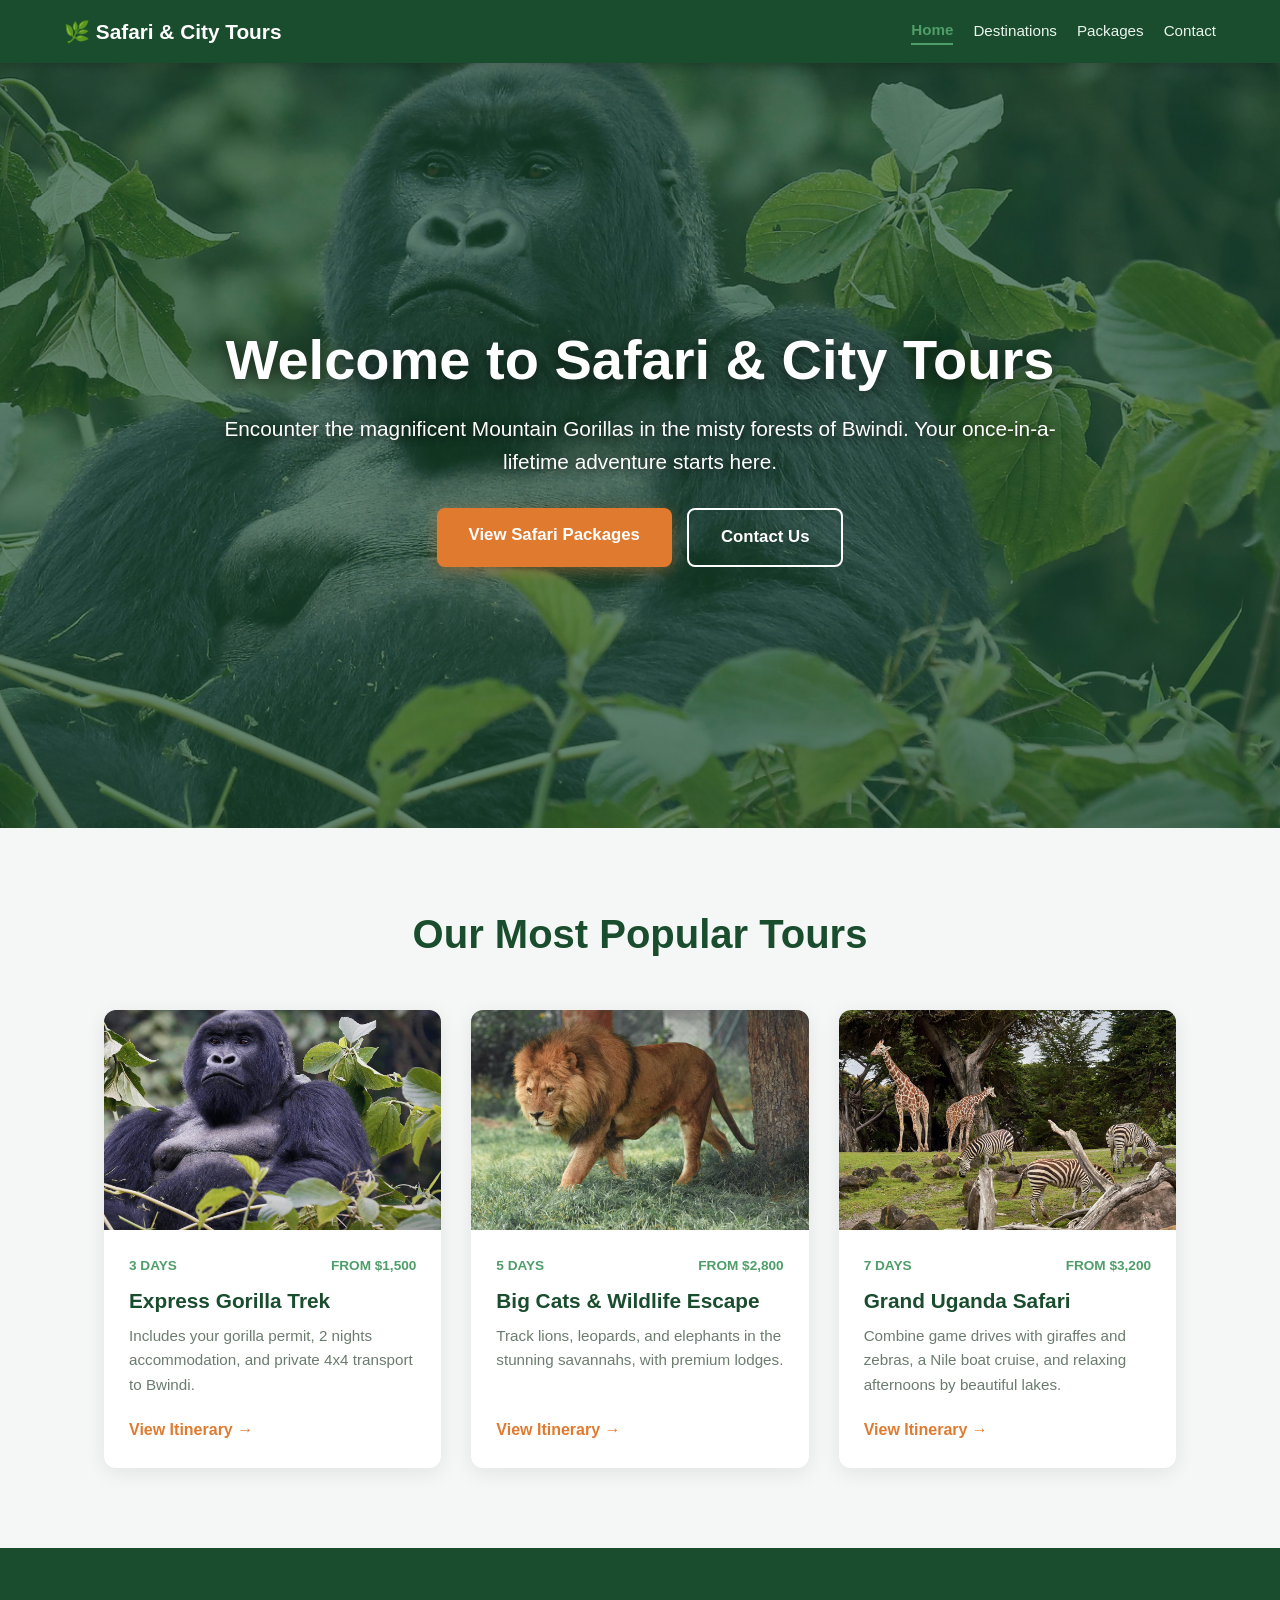
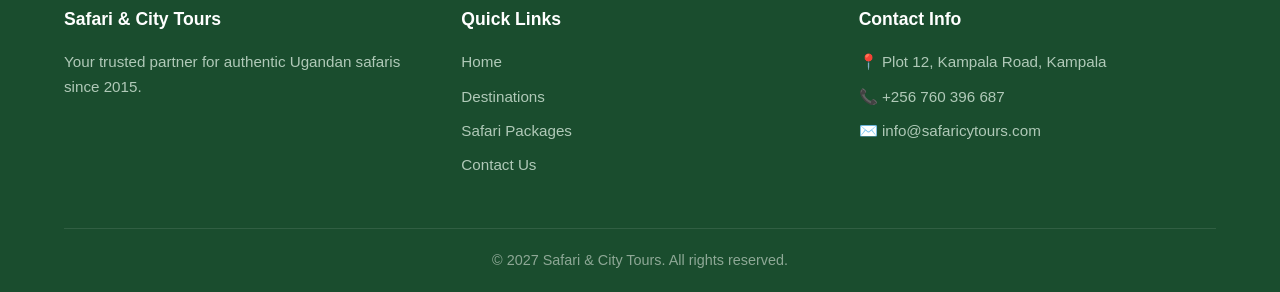
<file: index.html>
<!DOCTYPE html>
<html lang="en">
<head>
  <meta charset="UTF-8">
  <meta name="viewport" content="width=device-width, initial-scale=1.0">
  <title>Welcome to Safari & City Tours | Uganda Safaris</title>
  <style>
    :root {
      --primary-green: #1a4d2e; 
      --accent-green: #4f9d69;  
      --earth-orange: #e07a2f;  
      --bg-light: #f4f7f5;      
      --text-dark: #2c3e2f;
      --text-light: #6b7c6f;
      --white: #ffffff;
    }
    * { margin: 0; padding: 0; box-sizing: border-box; }
    body { font-family: 'Segoe UI', Tahoma, Geneva, Verdana, sans-serif; line-height: 1.6; color: var(--text-dark); background: var(--bg-light); }
    a { text-decoration: none; color: inherit; }
    img { max-width: 100%; display: block; }
    h1, h2, h3, h4 { color: var(--primary-green); margin-bottom: 0.5em; line-height: 1.3; }

    /* Navbar */
    .navbar {
      position: sticky; top: 0; z-index: 1000;
      display: flex; justify-content: space-between; align-items: center;
      padding: 15px 5%; background: var(--primary-green); color: var(--white);
      box-shadow: 0 2px 10px rgba(0,0,0,0.2);
    }
    .navbar .logo { font-size: 1.3rem; font-weight: 800; }
    .navbar nav { display: flex; gap: 20px; align-items: center; }
    .navbar nav a { color: #eaf3ec; font-weight: 500; font-size: 0.95rem; transition: color 0.3s; }
    .navbar nav a:hover { color: var(--accent-green); }
    .navbar nav a.active { color: var(--accent-green); font-weight: 700; border-bottom: 2px solid var(--accent-green); }
    .menu-toggle { display: none; background: none; border: none; color: white; font-size: 1.8rem; cursor: pointer; }

    /* Hero Slideshow */
    .hero-slideshow { position: relative; height: 85vh; min-height: 600px; overflow: hidden; background: #000; }
    .slide {
      position: absolute; inset: 0; opacity: 0; transition: opacity 1s ease-in-out;
      background-size: cover; background-position: center;
      display: flex; align-items: center; justify-content: center; text-align: center;
    }
    .slide.active { opacity: 1; }
    .slide::after { content: ''; position: absolute; inset: 0; background: rgba(26, 77, 46, 0.65); }
    .hero-content { position: relative; z-index: 2; max-width: 900px; padding: 20px; color: white; }
    .hero-content h1 { font-size: 3.5rem; color: white; text-shadow: 0 4px 15px rgba(0,0,0,0.6); margin-bottom: 15px; }
    .hero-content p { font-size: 1.3rem; margin-bottom: 30px; text-shadow: 0 2px 8px rgba(0,0,0,0.6); font-weight: 500; }
    
    .hero-btns { display: flex; gap: 15px; justify-content: center; flex-wrap: wrap; }
    .btn { display: inline-block; padding: 14px 32px; border-radius: 8px; font-weight: 700; font-size: 1.05rem; transition: 0.3s; cursor: pointer; border: none; }
    .btn-primary { background: var(--earth-orange); color: white; box-shadow: 0 4px 15px rgba(224, 122, 47, 0.4); }
    .btn-primary:hover { background: #c4651f; transform: translateY(-3px); }
    .btn-secondary { background: transparent; border: 2px solid white; color: white; }
    .btn-secondary:hover { background: white; color: var(--primary-green); }

    /* Packages */
    .packages-preview { padding: 80px 5%; max-width: 1200px; margin: 0 auto; }
    .section-header { text-align: center; margin-bottom: 50px; }
    .section-header h2 { font-size: 2.5rem; }
    .section-header p { color: var(--text-light); font-size: 1.1rem; max-width: 700px; margin: 0 auto; }
    .grid { display: grid; grid-template-columns: repeat(auto-fit, minmax(320px, 1fr)); gap: 30px; }
    .card { background: white; border-radius: 12px; overflow: hidden; box-shadow: 0 5px 20px rgba(0,0,0,0.08); transition: 0.3s; display: flex; flex-direction: column; }
    .card:hover { transform: translateY(-8px); box-shadow: 0 15px 30px rgba(0,0,0,0.12); }
    .card img { width: 100%; height: 220px; object-fit: cover; }
    .card-content { padding: 25px; flex-grow: 1; display: flex; flex-direction: column; }
    .card-meta { display: flex; justify-content: space-between; font-size: 0.85rem; color: var(--accent-green); font-weight: 700; margin-bottom: 10px; text-transform: uppercase; }
    .card h3 { font-size: 1.3rem; margin-bottom: 10px; }
    .card p { color: var(--text-light); font-size: 0.95rem; margin-bottom: 20px; flex-grow: 1; }
    .card-link { color: var(--earth-orange); font-weight: 700; }

    /* Footer */
    footer { background: var(--primary-green); color: #d1e6d9; padding: 60px 5% 20px; }
    .footer-grid { display: grid; grid-template-columns: repeat(auto-fit, minmax(200px, 1fr)); gap: 40px; max-width: 1200px; margin: 0 auto 40px; }
    .footer-col h4 { color: white; margin-bottom: 20px; font-size: 1.1rem; }
    .footer-col a, .footer-col p { display: block; color: #b0c9b8; margin-bottom: 10px; font-size: 0.95rem; }
    .footer-bottom { text-align: center; padding-top: 20px; border-top: 1px solid rgba(255,255,255,0.1); color: #8ea896; font-size: 0.9rem; }

    /* Responsive */
    @media (max-width: 900px) { .hero-content h1 { font-size: 2.5rem; } }
    @media (max-width: 768px) {
      .menu-toggle { display: block; }
      .navbar nav { position: absolute; top: 100%; left: 0; right: 0; flex-direction: column; background: var(--primary-green); padding: 20px; display: none; gap: 15px; }
      .navbar nav.open { display: flex; }
      .hero-slideshow { height: 70vh; }
    }
  </style>
</head>
<body>

  <header class="navbar">
    <div class="logo">🌿 Safari & City Tours</div>
    <button class="menu-toggle" id="menuToggle">☰</button>
    <nav id="navMenu">
      <a href="index.html" class="active">Home</a>
      <a href="destinations.html">Destinations</a>
      <a href="packages.html">Packages</a>
      <a href="contact.html">Contact</a>
    </nav>
  </header>

  <section class="hero-slideshow">
    
    <!-- Slide 1: Gorilla -->
    <div class="slide active" style="background-image: url('gollira.png');">
      <div class="hero-content">
        <h1>Welcome to Safari & City Tours</h1>
        <p>Encounter the magnificent Mountain Gorillas in the misty forests of Bwindi. Your once-in-a-lifetime adventure starts here.</p>
        <div class="hero-btns">
          <a href="packages.html" class="btn btn-primary">View Safari Packages</a>
          <a href="contact.html" class="btn btn-secondary">Contact Us</a>
        </div>
      </div>
    </div>

    <!-- Slide 2: Elephant -->
    <div class="slide" style="background-image: url('elephant.png');">
      <div class="hero-content">
        <h1>Experience the Untamed Savannah</h1>
        <p>From majestic lions to towering elephants, discover the breathtaking wildlife of Uganda's golden plains.</p>
        <div class="hero-btns">
          <a href="packages.html" class="btn btn-primary">View Safari Packages</a>
          <a href="contact.html" class="btn btn-secondary">Contact Us</a>
        </div>
      </div>
    </div>

    <!-- Slide 3: Lion -->
    <div class="slide" style="background-image: url('lion.png');">
      <div class="hero-content">
        <h1>The King of Beasts</h1>
        <p>Spot majestic lions resting in the golden grass of Queen Elizabeth National Park.</p>
        <div class="hero-btns">
          <a href="destinations.html" class="btn btn-primary">Explore Destinations</a>
          <a href="contact.html" class="btn btn-secondary">Contact Us</a>
        </div>
      </div>
    </div>

    <!-- Slide 4: Giraffes & Zebras -->
    <div class="slide" style="background-image: url('gillaffe.png');">
      <div class="hero-content">
        <h1>Giraffes & Zebras</h1>
        <p>Watch towering giraffes and striped zebras gracefully navigate the golden plains of Murchison Falls.</p>
        <div class="hero-btns">
          <a href="destinations.html" class="btn btn-primary">Explore Destinations</a>
          <a href="contact.html" class="btn btn-secondary">Contact Us</a>
        </div>
      </div>
    </div>

    <!-- Slide 5: Lake Bunyonyi -->
    <div class="slide" style="background-image: url('bunyonyi.png');">
      <div class="hero-content">
        <h1>Serenity at Lake Bunyonyi</h1>
        <p>Paddle through terraced hills and tranquil waters on one of Africa's most beautiful and peaceful lakes.</p>
        <div class="hero-btns">
          <a href="destinations.html" class="btn btn-primary">Explore Destinations</a>
          <a href="contact.html" class="btn btn-secondary">Contact Us</a>
        </div>
      </div>
    </div>

    <!-- Slide 6: Murchison Falls -->
    <div class="slide" style="background-image: url('nile.png');">
      <div class="hero-content">
        <h1>The Mighty Nile River</h1>
        <p>Experience the legendary Nile squeezing through a 7-meter gorge at the powerful Murchison Falls.</p>
        <div class="hero-btns">
          <a href="packages.html" class="btn btn-primary">View Safari Packages</a>
          <a href="contact.html" class="btn btn-secondary">Contact Us</a>
        </div>
      </div>
    </div>

    <!-- Slide 7: Rhinos -->
    <div class="slide" style="background-image: url('rhino.png');">
      <div class="hero-content">
        <h1>Conservation Safaris</h1>
        <p>Visit the Ziwa Rhino Sanctuary to track these magnificent creatures on foot.</p>
        <div class="hero-btns">
          <a href="destinations.html" class="btn btn-primary">Explore Destinations</a>
          <a href="contact.html" class="btn btn-secondary">Contact Us</a>
        </div>
      </div>
    </div>

  </section>

  <!-- SAFARI PACKAGES PREVIEW -->
  <section class="packages-preview">
    <div class="section-header">
      <h2>Our Most Popular Tours</h2>
    </div>
    <div class="grid">
      <div class="card">
        <img src="gollira.png" alt="Gorilla Trekking">
        <div class="card-content">
          <div class="card-meta"><span>3 Days</span><span>From $1,500</span></div>
          <h3>Express Gorilla Trek</h3>
          <p>Includes your gorilla permit, 2 nights accommodation, and private 4x4 transport to Bwindi.</p>
          <a href="packages.html" class="card-link">View Itinerary →</a>
        </div>
      </div>
      <div class="card">
        <img src="lion.png" alt="Lion Safari">
        <div class="card-content">
          <div class="card-meta"><span>5 Days</span><span>From $2,800</span></div>
          <h3>Big Cats & Wildlife Escape</h3>
          <p>Track lions, leopards, and elephants in the stunning savannahs, with premium lodges.</p>
          <a href="packages.html" class="card-link">View Itinerary →</a>
        </div>
      </div>
      <div class="card">
        <img src="gillaffe.png" alt="Giraffe and Zebra Safari">
        <div class="card-content">
          <div class="card-meta"><span>7 Days</span><span>From $3,200</span></div>
          <h3>Grand Uganda Safari</h3>
          <p>Combine game drives with giraffes and zebras, a Nile boat cruise, and relaxing afternoons by beautiful lakes.</p>
          <a href="packages.html" class="card-link">View Itinerary →</a>
        </div>
      </div>
    </div>
  </section>

  <footer>
    <div class="footer-grid">
      <div class="footer-col">
        <h4>Safari & City Tours</h4>
        <p>Your trusted partner for authentic Ugandan safaris since 2015.</p>
      </div>
      <div class="footer-col">
        <h4>Quick Links</h4>
        <a href="index.html">Home</a>
        <a href="destinations.html">Destinations</a>
        <a href="packages.html">Safari Packages</a>
        <a href="contact.html">Contact Us</a>
      </div>
      <div class="footer-col">
        <h4>Contact Info</h4>
        <p>📍 Plot 12, Kampala Road, Kampala</p>
        <p>📞 +256 760 396 687</p>
        <p>✉️ info@safaricytours.com</p>
      </div>
    </div>
    <div class="footer-bottom">
      &copy; 2027 Safari & City Tours. All rights reserved.
    </div>
  </footer>

  <script>
    document.addEventListener("DOMContentLoaded", function () {
      const toggle = document.getElementById("menuToggle");
      const nav = document.getElementById("navMenu");
      if (toggle && nav) {
        toggle.addEventListener("click", function () {
          nav.classList.toggle("open");
          toggle.textContent = nav.classList.contains("open") ? "✕" : "☰";
        });
      }

      const slides = document.querySelectorAll(".slide");
      let currentSlide = 0;

      function nextSlide() {
        slides[currentSlide].classList.remove("active");
        currentSlide = (currentSlide + 1) % slides.length;
        slides[currentSlide].classList.add("active");
      }

      setInterval(nextSlide, 2000);
    });
  </script>
</body>
</html>
</file>
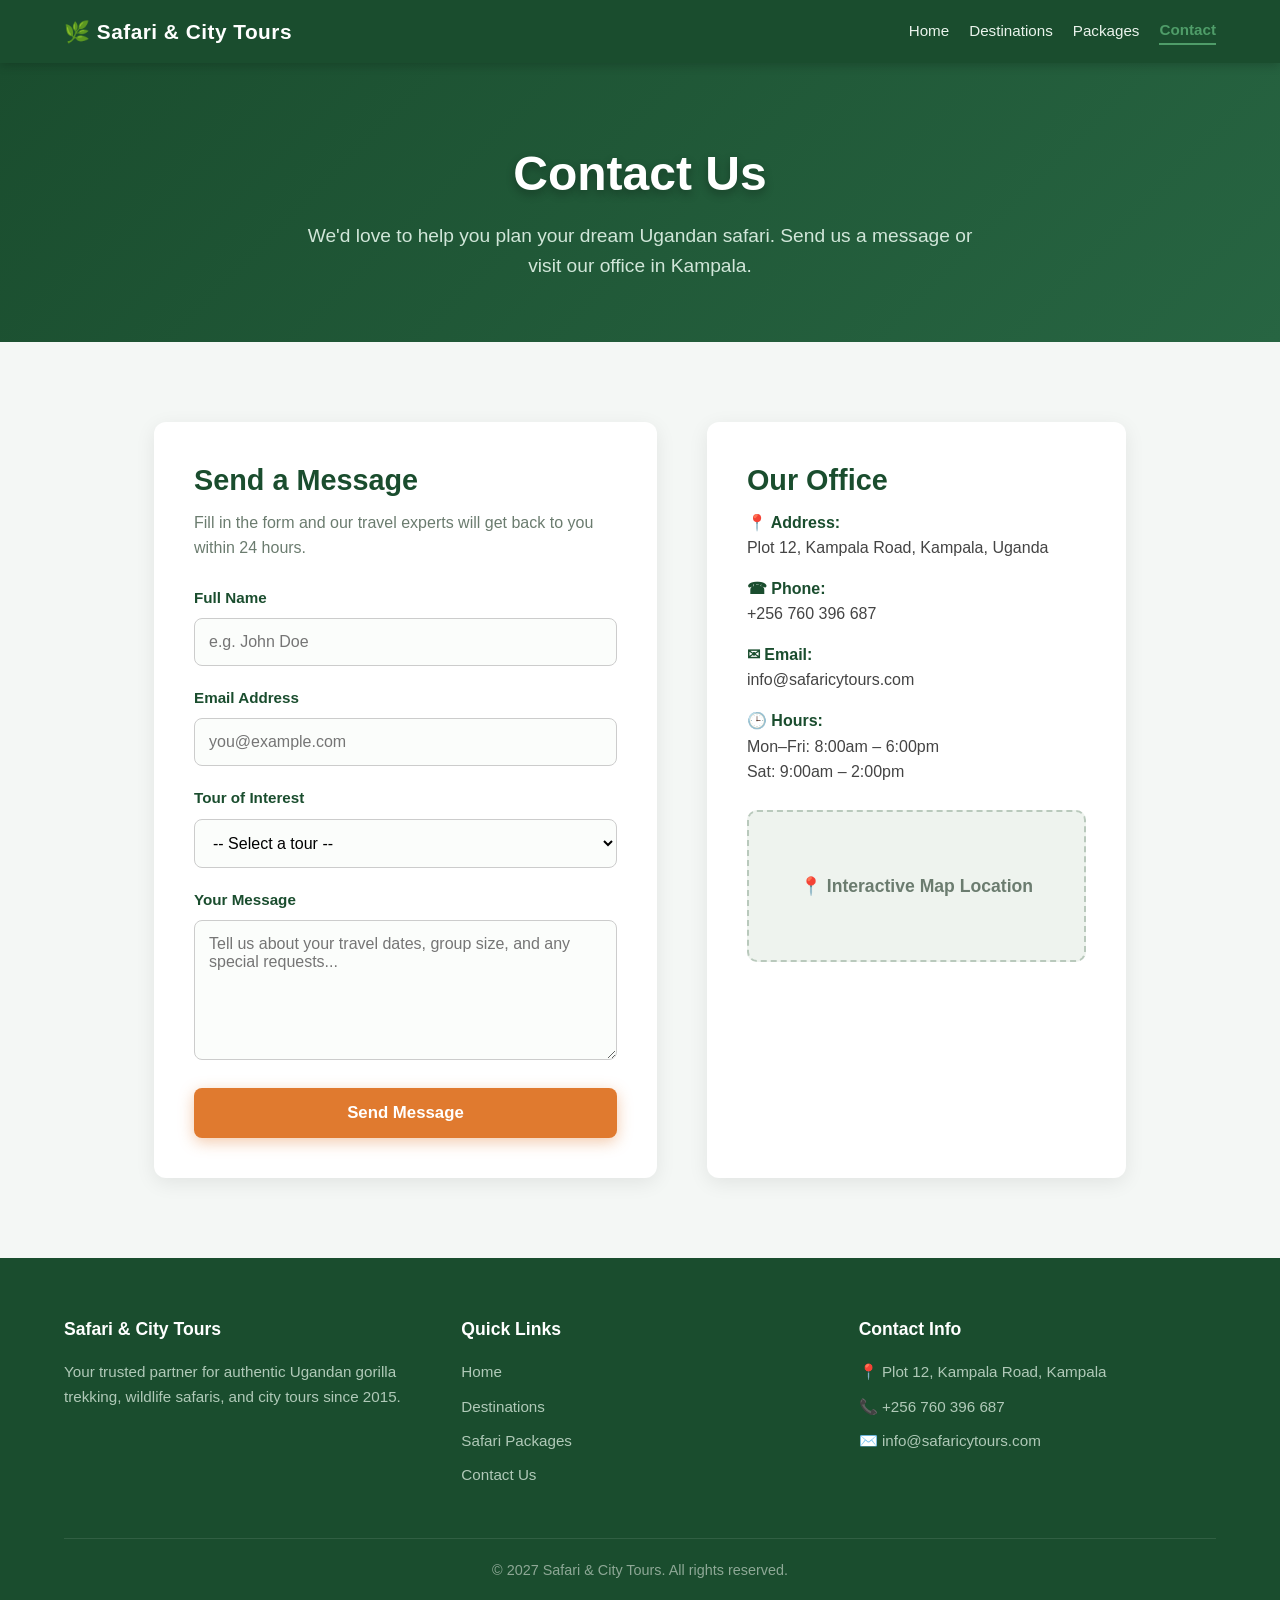
<file: contact.html>
<!DOCTYPE html>
<html lang="en">
<head>
  <meta charset="UTF-8">
  <meta name="viewport" content="width=device-width, initial-scale=1.0">
  <title>Contact Us | Safari & City Tours</title>
  <style>
    /* === 1. CSS STYLING & LAYOUT (Task 2) === */
    
    /* Reset & Base Variables */
    :root {
      --primary-green: #1a4d2e; 
      --accent-green: #4f9d69;  
      --earth-orange: #e07a2f;  
      --bg-light: #f4f7f5;      
      --text-dark: #2c3e2f;
      --text-light: #6b7c6f;
      --white: #ffffff;
    }
    
    * { margin: 0; padding: 0; box-sizing: border-box; }
    body { 
      font-family: 'Segoe UI', Tahoma, Geneva, Verdana, sans-serif; 
      line-height: 1.6; 
      color: var(--text-dark); 
      background: var(--bg-light); 
    }
    a { text-decoration: none; color: inherit; }
    h1, h2, h3, h4 { color: var(--primary-green); margin-bottom: 0.5em; line-height: 1.3; }

    /* Consistent Navigation Bar */
    .navbar {
      position: sticky; top: 0; z-index: 1000;
      display: flex; justify-content: space-between; align-items: center;
      padding: 15px 5%; background: var(--primary-green); color: var(--white);
      box-shadow: 0 2px 10px rgba(0,0,0,0.2);
    }
    .navbar .logo { font-size: 1.3rem; font-weight: 800; letter-spacing: 0.5px; }
    .navbar nav { display: flex; gap: 20px; align-items: center; }
    .navbar nav a { color: #eaf3ec; font-weight: 500; font-size: 0.95rem; transition: color 0.3s; }
    .navbar nav a:hover { color: var(--accent-green); }
    .navbar nav a.active { color: var(--accent-green); font-weight: 700; border-bottom: 2px solid var(--accent-green); }
    .menu-toggle { display: none; background: none; border: none; color: white; font-size: 1.8rem; cursor: pointer; }

    /* Page Header */
    .page-header {
      text-align: center;
      padding: 80px 20px 60px;
      background: linear-gradient(135deg, var(--primary-green), #276542);
      color: white;
    }
    .page-header h1 { color: white; font-size: 3rem; margin-bottom: 15px; text-shadow: 0 4px 10px rgba(0,0,0,0.3); }
    .page-header p { color: #d1e6d9; font-size: 1.2rem; max-width: 700px; margin: 0 auto; }

    /* Contact Section Layout */
    .contact-section { 
      max-width: 1100px; 
      margin: 0 auto; 
      padding: 80px 5%; 
      display: grid; 
      grid-template-columns: 1.2fr 1fr; 
      gap: 50px; 
    }
    
    /* Form & Info Cards */
    .form-wrap, .office-info { 
      background: white; 
      border-radius: 12px; 
      padding: 40px; 
      box-shadow: 0 5px 20px rgba(0,0,0,0.08); 
    }
    .form-wrap h2, .office-info h2 { font-size: 1.8rem; margin-bottom: 10px; }
    .form-sub { color: var(--text-light); margin-bottom: 25px; }

    /* Form Elements */
    form label { 
      display: block; 
      font-weight: 700; 
      margin-bottom: 8px; 
      color: var(--primary-green); 
      font-size: 0.95rem; 
    }
    form input, form select, form textarea { 
      width: 100%; 
      padding: 14px; 
      border: 1px solid #ccc; 
      border-radius: 8px; 
      margin-bottom: 20px; 
      font-family: inherit; 
      font-size: 1rem; 
      transition: 0.3s; 
      background: #fbfdfb; 
    }
    form input:focus, form select:focus, form textarea:focus { 
      outline: none; 
      border-color: var(--accent-green); 
      box-shadow: 0 0 0 4px rgba(79,157,105,0.15); 
    }
    form textarea { resize: vertical; min-height: 140px; }
    
    .btn-submit { 
      display: block; 
      width: 100%; 
      background: var(--earth-orange); 
      color: white; 
      padding: 15px; 
      border-radius: 8px; 
      font-weight: 700; 
      font-size: 1.05rem; 
      border: none; 
      cursor: pointer; 
      transition: 0.3s; 
      box-shadow: 0 4px 15px rgba(224, 122, 47, 0.4); 
    }
    .btn-submit:hover { 
      background: #c4651f; 
      transform: translateY(-2px); 
    }

    /* Office Details */
    .office-info p { margin-bottom: 15px; font-size: 1rem; color: #444; }
    .office-info strong { color: var(--primary-green); }
    .map-placeholder { 
      margin-top: 25px; 
      padding: 60px 20px; 
      text-align: center; 
      background: #eef3ee; 
      border: 2px dashed #b9c9bc; 
      border-radius: 10px; 
      color: var(--text-light); 
      font-weight: 700; 
      font-size: 1.1rem; 
    }

    /* Footer */
    footer { background: var(--primary-green); color: #d1e6d9; padding: 60px 5% 20px; }
    .footer-grid { display: grid; grid-template-columns: repeat(auto-fit, minmax(200px, 1fr)); gap: 40px; max-width: 1200px; margin: 0 auto 40px; }
    .footer-col h4 { color: white; margin-bottom: 20px; font-size: 1.1rem; }
    .footer-col a, .footer-col p { display: block; color: #b0c9b8; margin-bottom: 10px; font-size: 0.95rem; }
    .footer-col a:hover { color: var(--accent-green); }
    .footer-bottom { text-align: center; padding-top: 20px; border-top: 1px solid rgba(255,255,255,0.1); color: #8ea896; font-size: 0.9rem; }

    /* Responsive Design */
    @media (max-width: 900px) {
      .contact-section { grid-template-columns: 1fr; gap: 30px; }
    }
    @media (max-width: 768px) {
      .menu-toggle { display: block; }
      .navbar nav { 
        position: absolute; top: 100%; left: 0; right: 0; 
        flex-direction: column; background: var(--primary-green); 
        padding: 20px; display: none; gap: 15px; 
        box-shadow: 0 10px 20px rgba(0,0,0,0.2); 
      }
      .navbar nav.open { display: flex; }
      .page-header h1 { font-size: 2.2rem; }
      .form-wrap, .office-info { padding: 25px; }
    }
  </style>
</head>
<body>

  <!-- CONSISTENT TOP NAVIGATION -->
  <header class="navbar">
    <div class="logo">🌿 Safari & City Tours</div>
    <button class="menu-toggle" id="menuToggle">☰</button>
    <nav id="navMenu">
      <a href="index.html">Home</a>
      <a href="destinations.html">Destinations</a>
      <a href="packages.html">Packages</a>
      <a href="contact.html" class="active">Contact</a>
    </nav>
  </header>

  <!-- PAGE HEADER -->
  <section class="page-header">
    <h1>Contact Us</h1>
    <p>We'd love to help you plan your dream Ugandan safari. Send us a message or visit our office in Kampala.</p>
  </section>

  <!-- CONTACT SECTION (FORM & DETAILS) -->
  <section class="contact-section">
    
    <!-- Contact Form -->
    <div class="form-wrap">
      <h2>Send a Message</h2>
      <p class="form-sub">Fill in the form and our travel experts will get back to you within 24 hours.</p>
      
      <!-- Note the ID used for JavaScript targeting -->
      <form id="contactForm">
        <label for="name">Full Name</label>
        <input type="text" id="name" required placeholder="e.g. John Doe">

        <label for="email">Email Address</label>
        <input type="email" id="email" required placeholder="you@example.com">

        <label for="tour">Tour of Interest</label>
        <select id="tour" required>
          <option value="">-- Select a tour --</option>
          <option>Gorilla Trekking</option>
          <option>Wildlife Safari</option>
          <option>City Day Tour</option>
          <option>Beach Getaway</option>
          <option>Lake Escape</option>
          <option>Grand Uganda Tour</option>
        </select>

        <label for="message">Your Message</label>
        <textarea id="message" rows="5" required placeholder="Tell us about your travel dates, group size, and any special requests..."></textarea>

        <button type="submit" class="btn-submit">Send Message</button>
      </form>
    </div>

    <!-- Office Details -->
    <div class="office-info">
      <h2>Our Office</h2>
      <p><strong>📍 Address:</strong><br>Plot 12, Kampala Road, Kampala, Uganda</p>
      <p><strong>☎ Phone:</strong><br>+256 760 396 687</p>
      <p><strong>✉ Email:</strong><br>info@safaricytours.com</p>
      <p><strong>🕒 Hours:</strong><br>Mon–Fri: 8:00am – 6:00pm<br>Sat: 9:00am – 2:00pm</p>
      
      <div class="map-placeholder">
        📍 Interactive Map Location
      </div>
    </div>

  </section>

  <!-- CONSISTENT FOOTER -->
  <footer>
    <div class="footer-grid">
      <div class="footer-col">
        <h4>Safari & City Tours</h4>
        <p>Your trusted partner for authentic Ugandan gorilla trekking, wildlife safaris, and city tours since 2015.</p>
      </div>
      <div class="footer-col">
        <h4>Quick Links</h4>
        <a href="index.html">Home</a>
        <a href="destinations.html">Destinations</a>
        <a href="packages.html">Safari Packages</a>
        <a href="contact.html">Contact Us</a>
      </div>
      <div class="footer-col">
        <h4>Contact Info</h4>
        <p>📍 Plot 12, Kampala Road, Kampala</p>
        <p>📞 +256 760 396 687</p>
        <p>✉️ info@safaricytours.com</p>
      </div>
    </div>
    <div class="footer-bottom">
      &copy; 2027 Safari & City Tours. All rights reserved.
    </div>
  </footer>

  <!-- === 3. BASIC INTERACTION (Task 3) === -->
  <script>
    document.addEventListener("DOMContentLoaded", function () {
      
      // 1. Mobile Menu Toggle Logic
      const toggle = document.getElementById("menuToggle");
      const nav = document.getElementById("navMenu");
      
      if (toggle && nav) {
        toggle.addEventListener("click", function () {
          nav.classList.toggle("open");
          if (nav.classList.contains("open")) {
            toggle.textContent = "✕";
          } else {
            toggle.textContent = "☰";
          }
        });
      }

      // 2. Form Submission Popup Logic
      const form = document.getElementById("contactForm");
      
      if (form) {
        form.addEventListener("submit", function (event) {
          // Prevent the form from refreshing the page
          event.preventDefault(); 
          
          // Get the user's name to make the message personal
          const name = document.getElementById("name").value;
          
          // Show the popup message
          alert("Thank you, " + name + "! Your message has been received. Our team will contact you shortly.");
          
          // Reset the form fields
          form.reset();
        });
      }
      
    });
  </script>
</body>
</html>
</file>
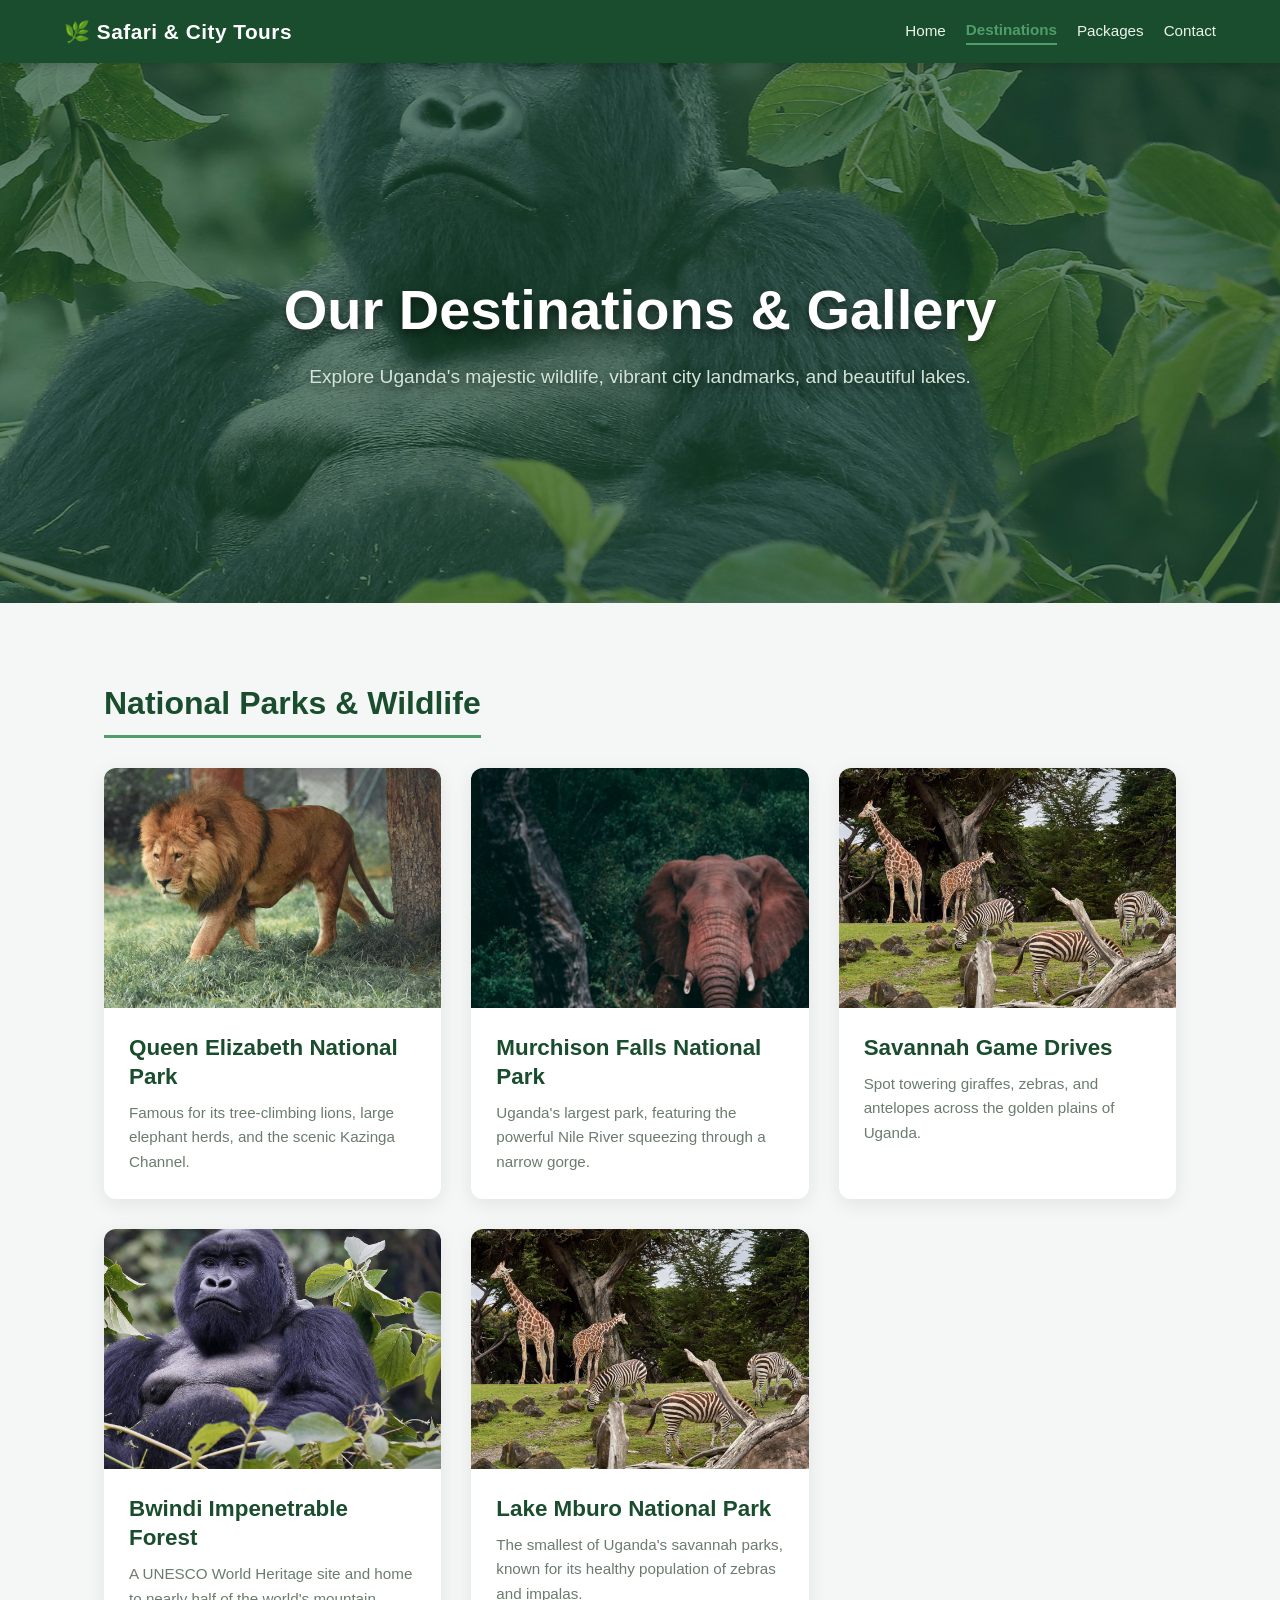
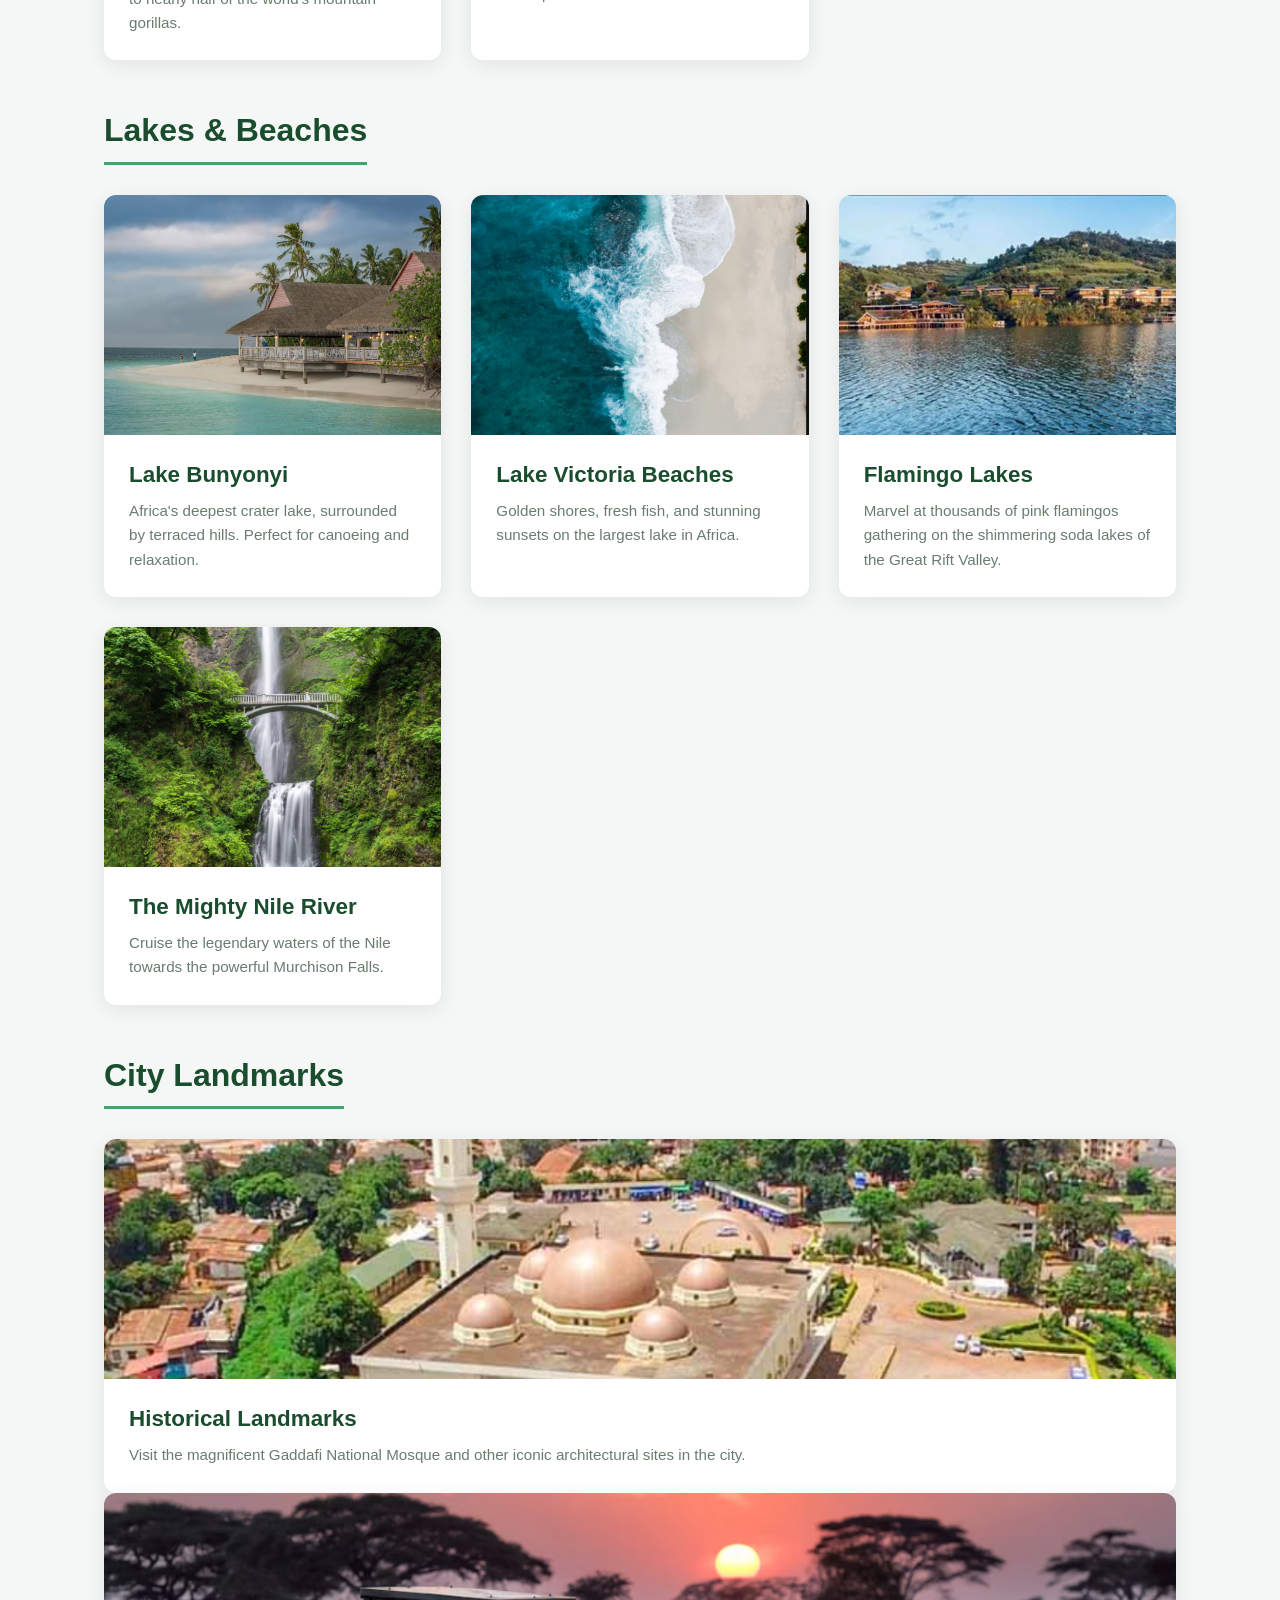
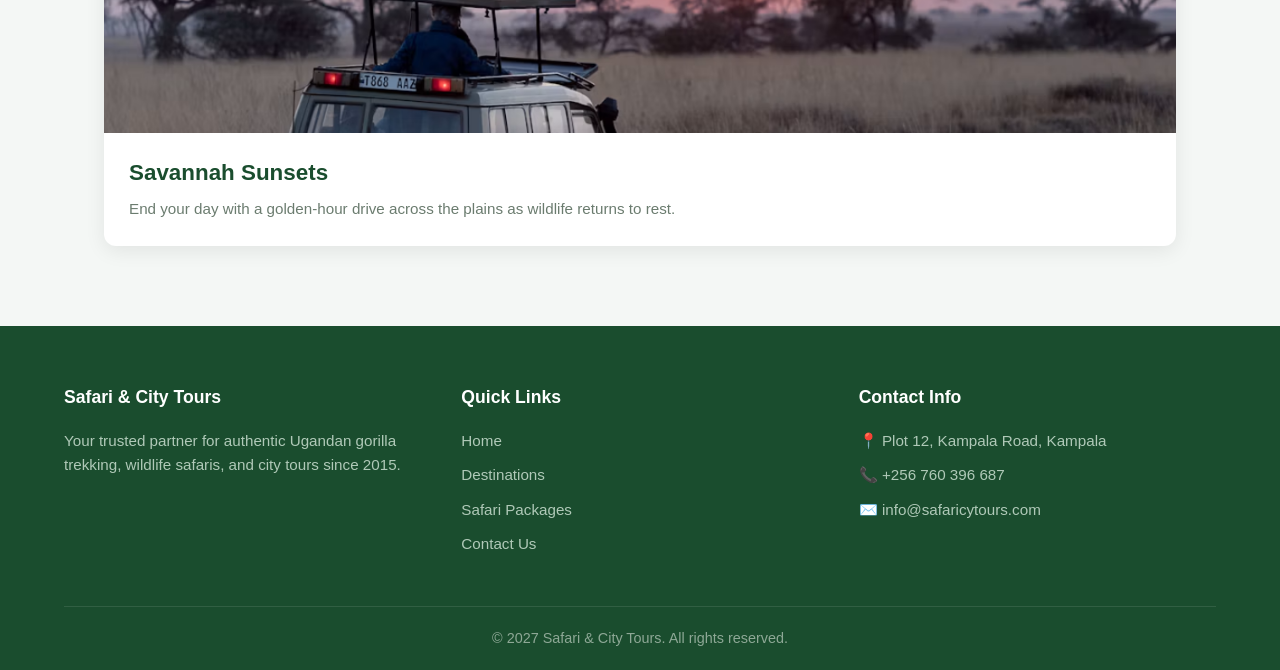
<file: destinations.html>
<!DOCTYPE html>
<html lang="en">
<head>
  <meta charset="UTF-8">
  <meta name="viewport" content="width=device-width, initial-scale=1.0">
  <title>Destinations & Gallery | Safari & City Tours</title>
  <style>
    /* === CSS STYLING & LAYOUT === */
    :root {
      --primary-green: #1a4d2e; 
      --accent-green: #4f9d69;  
      --earth-orange: #e07a2f;  
      --bg-light: #f4f7f5;      
      --text-dark: #2c3e2f;
      --text-light: #6b7c6f;
      --white: #ffffff;
    }
    
    * { margin: 0; padding: 0; box-sizing: border-box; }
    body { font-family: 'Segoe UI', Tahoma, Geneva, Verdana, sans-serif; line-height: 1.6; color: var(--text-dark); background: var(--bg-light); }
    a { text-decoration: none; color: inherit; }
    img { max-width: 100%; display: block; }
    h1, h2, h3, h4 { color: var(--primary-green); margin-bottom: 0.5em; line-height: 1.3; }

    /* === CONSISTENT NAVBAR === */
    .navbar {
      position: sticky; top: 0; z-index: 1000;
      display: flex; justify-content: space-between; align-items: center;
      padding: 15px 5%; background: var(--primary-green); color: var(--white);
      box-shadow: 0 2px 10px rgba(0,0,0,0.2);
    }
    .navbar .logo { font-size: 1.3rem; font-weight: 800; letter-spacing: 0.5px; }
    .navbar nav { display: flex; gap: 20px; align-items: center; }
    .navbar nav a { color: #eaf3ec; font-weight: 500; font-size: 0.95rem; transition: color 0.3s; }
    .navbar nav a:hover { color: var(--accent-green); }
    .navbar nav a.active { color: var(--accent-green); font-weight: 700; border-bottom: 2px solid var(--accent-green); }
    .menu-toggle { display: none; background: none; border: none; color: white; font-size: 1.8rem; cursor: pointer; }

    /* === PAGE HEADER WITH VIDEO === */
    .page-header-video {
      position: relative;
      height: 60vh; min-height: 450px;
      display: flex; align-items: center; justify-content: center;
      text-align: center;
      overflow: hidden;
      background: #000;
    }
    .bg-video {
      position: absolute;
      top: 50%; left: 50%;
      min-width: 100%; min-height: 100%;
      width: auto; height: auto;
      transform: translate(-50%, -50%);
      object-fit: cover;
      z-index: 1;
    }
    .header-overlay {
      position: absolute;
      inset: 0;
      background: rgba(26, 77, 46, 0.65); /* Green tint */
      z-index: 2;
    }
    .header-content {
      position: relative; z-index: 3;
      padding: 20px; color: white;
    }
    .header-content h1 { color: white; font-size: 3.5rem; margin-bottom: 15px; text-shadow: 0 4px 10px rgba(0,0,0,0.5); }
    .header-content p { color: #d1e6d9; font-size: 1.2rem; max-width: 700px; margin: 0 auto; text-shadow: 0 2px 8px rgba(0,0,0,0.5); }

    /* === MAIN CONTENT & GRID === */
    .content-section { padding: 80px 5%; max-width: 1200px; margin: 0 auto; }
    .category-title { font-size: 2rem; border-bottom: 3px solid var(--accent-green); padding-bottom: 10px; margin-bottom: 30px; display: inline-block; }

    .grid { 
      display: grid; 
      grid-template-columns: repeat(auto-fit, minmax(320px, 1fr)); 
      gap: 30px; 
    }

    /* === CARD STYLING === */
    .card { 
      background: white; 
      border-radius: 12px; 
      overflow: hidden; 
      box-shadow: 0 5px 20px rgba(0,0,0,0.08); 
      transition: 0.3s; 
      display: flex; 
      flex-direction: column; 
    }
    .card:hover { 
      transform: translateY(-8px); 
      box-shadow: 0 15px 30px rgba(0,0,0,0.12); 
    }
    .card img { width: 100%; height: 240px; object-fit: cover; }
    .card-content { padding: 25px; flex-grow: 1; display: flex; flex-direction: column; }
    .card h3 { font-size: 1.4rem; margin-bottom: 10px; }
    .card p { color: var(--text-light); font-size: 0.95rem; margin-bottom: 0; }

    /* === FOOTER === */
    footer { background: var(--primary-green); color: #d1e6d9; padding: 60px 5% 20px; }
    .footer-grid { display: grid; grid-template-columns: repeat(auto-fit, minmax(200px, 1fr)); gap: 40px; max-width: 1200px; margin: 0 auto 40px; }
    .footer-col h4 { color: white; margin-bottom: 20px; font-size: 1.1rem; }
    .footer-col a, .footer-col p { display: block; color: #b0c9b8; margin-bottom: 10px; font-size: 0.95rem; }
    .footer-col a:hover { color: var(--accent-green); }
    .footer-bottom { text-align: center; padding-top: 20px; border-top: 1px solid rgba(255,255,255,0.1); color: #8ea896; font-size: 0.9rem; }

    /* === RESPONSIVE DESIGN === */
    @media (max-width: 900px) {
      .header-content h1 { font-size: 2.5rem; }
      .header-content p { font-size: 1.1rem; }
    }
    @media (max-width: 768px) {
      .menu-toggle { display: block; }
      .navbar nav { 
        position: absolute; top: 100%; left: 0; right: 0; 
        flex-direction: column; background: var(--primary-green); 
        padding: 20px; display: none; gap: 15px; 
        box-shadow: 0 10px 20px rgba(0,0,0,0.2); 
      }
      .navbar nav.open { display: flex; }
      .page-header-video { height: 50vh; }
      .category-title { font-size: 1.6rem; }
    }
  </style>
</head>
<body>

  <!-- CONSISTENT TOP NAVIGATION -->
  <header class="navbar">
    <div class="logo">🌿 Safari & City Tours</div>
    <button class="menu-toggle" id="menuToggle">☰</button>
    <nav id="navMenu">
      <a href="index.html">Home</a>
      <a href="destinations.html" class="active">Destinations</a>
      <a href="packages.html">Packages</a>
      <a href="contact.html">Contact</a>
    </nav>
  </header>

  <!-- HERO SECTION WITH VIDEO -->
  <section class="page-header-video">
    <!-- Automatic Background Video -->
    <video autoplay muted loop playsinline class="bg-video" poster="gollira.png">
      <source src="vid3.mp4" type="video/mp4">
      Your browser does not support the video tag.
    </video>

    <!-- Green Overlay -->
    <div class="header-overlay"></div>

    <!-- Text Content -->
    <div class="header-content">
      <h1>Our Destinations & Gallery</h1>
      <p>Explore Uganda's majestic wildlife, vibrant city landmarks, and beautiful lakes.</p>
    </div>
  </section>

  <!-- DESTINATIONS GALLERY GRID -->
  <section class="content-section">
    
    <!-- Category 1: Parks -->
    <h2 class="category-title">National Parks & Wildlife</h2>
    <div class="grid">
      
      <div class="card">
        <img src="lion.png" alt="Lion in Queen Elizabeth National Park">
        <div class="card-content">
          <h3>Queen Elizabeth National Park</h3>
          <p>Famous for its tree-climbing lions, large elephant herds, and the scenic Kazinga Channel.</p>
        </div>
      </div>

      <div class="card">
        <img src="elephant.png" alt="Elephants in Murchison Falls">
        <div class="card-content">
          <h3>Murchison Falls National Park</h3>
          <p>Uganda's largest park, featuring the powerful Nile River squeezing through a narrow gorge.</p>
        </div>
      </div>

      <div class="card">
        <img src="gillaffe.png" alt="Giraffe in the savannah">
        <div class="card-content">
          <h3>Savannah Game Drives</h3>
          <p>Spot towering giraffes, zebras, and antelopes across the golden plains of Uganda.</p>
        </div>
      </div>

      <div class="card">
        <img src="gollira.png" alt="Mountain Gorilla in Bwindi">
        <div class="card-content">
          <h3>Bwindi Impenetrable Forest</h3>
          <p>A UNESCO World Heritage site and home to nearly half of the world's mountain gorillas.</p>
        </div>
      </div>
      
      <div class="card">
        <img src="gillaffe.png" alt="Zebras in Lake Mburo">
        <div class="card-content">
          <h3>Lake Mburo National Park</h3>
          <p>The smallest of Uganda's savannah parks, known for its healthy population of zebras and impalas.</p>
        </div>
      </div>

      
    </div>

    <!-- Category 2: Lakes & Beaches -->
    <h2 class="category-title" style="margin-top: 50px;">Lakes & Beaches</h2>
    <div class="grid">
      
      <div class="card">
        <img src="bunyonyi.png" alt="Lake Bunyonyi">
        <div class="card-content">
          <h3>Lake Bunyonyi</h3>
          <p>Africa's deepest crater lake, surrounded by terraced hills. Perfect for canoeing and relaxation.</p>
        </div>
      </div>

      <div class="card">
        <img src="victoria.png" alt="Lake Victoria beach">
        <div class="card-content">
          <h3>Lake Victoria Beaches</h3>
          <p>Golden shores, fresh fish, and stunning sunsets on the largest lake in Africa.</p>
        </div>
      </div>

      <div class="card">
        <img src="lake.png" alt="Flamingos in Uganda">
        <div class="card-content">
          <h3>Flamingo Lakes</h3>
          <p>Marvel at thousands of pink flamingos gathering on the shimmering soda lakes of the Great Rift Valley.</p>
        </div>
      </div>

      <div class="card">
        <img src="nile.png" alt="The Nile River">
        <div class="card-content">
          <h3>The Mighty Nile River</h3>
          <p>Cruise the legendary waters of the Nile towards the powerful Murchison Falls.</p>
        </div>
      </div>

    </div>

    <!-- Category 3: City Landmarks (Kampala) -->
    <h2 class="category-title" style="margin-top: 50px;">City Landmarks</h2>
    
      <!-- Kampala Landmark / Mosque -->
      <div class="card">
        <img src="kampala.png" alt="Kampala Landmark">
        <div class="card-content">
          <h3>Historical Landmarks</h3>
          <p>Visit the magnificent Gaddafi National Mosque and other iconic architectural sites in the city.</p>
        </div>
      </div>

      <!-- Sunset Drive -->
      <div class="card">
        <img src="sun.png" alt="African Sunset">
        <div class="card-content">
          <h3>Savannah Sunsets</h3>
          <p>End your day with a golden-hour drive across the plains as wildlife returns to rest.</p>
        </div>
      </div>

    </div>
  </section>

  <!-- CONSISTENT FOOTER -->
  <footer>
    <div class="footer-grid">
      <div class="footer-col">
        <h4>Safari & City Tours</h4>
        <p>Your trusted partner for authentic Ugandan gorilla trekking, wildlife safaris, and city tours since 2015.</p>
      </div>
      <div class="footer-col">
        <h4>Quick Links</h4>
        <a href="index.html">Home</a>
        <a href="destinations.html">Destinations</a>
        <a href="packages.html">Safari Packages</a>
        <a href="contact.html">Contact Us</a>
      </div>
      <div class="footer-col">
        <h4>Contact Info</h4>
        <p>📍 Plot 12, Kampala Road, Kampala</p>
        <p>📞 +256 760 396 687</p>
        <p>✉️ info@safaricytours.com</p>
      </div>
    </div>
    <div class="footer-bottom">
      &copy; 2027 Safari & City Tours. All rights reserved.
    </div>
  </footer>

  <!-- === BASIC INTERACTION === -->
  <script>
    document.addEventListener("DOMContentLoaded", function () {
      const toggle = document.getElementById("menuToggle");
      const nav = document.getElementById("navMenu");
      
      if (toggle && nav) {
        toggle.addEventListener("click", function () {
          nav.classList.toggle("open");
          if (nav.classList.contains("open")) {
            toggle.textContent = "✕";
          } else {
            toggle.textContent = "☰";
          }
        });
      }
    });
  </script>
</body>
</html>
</file>
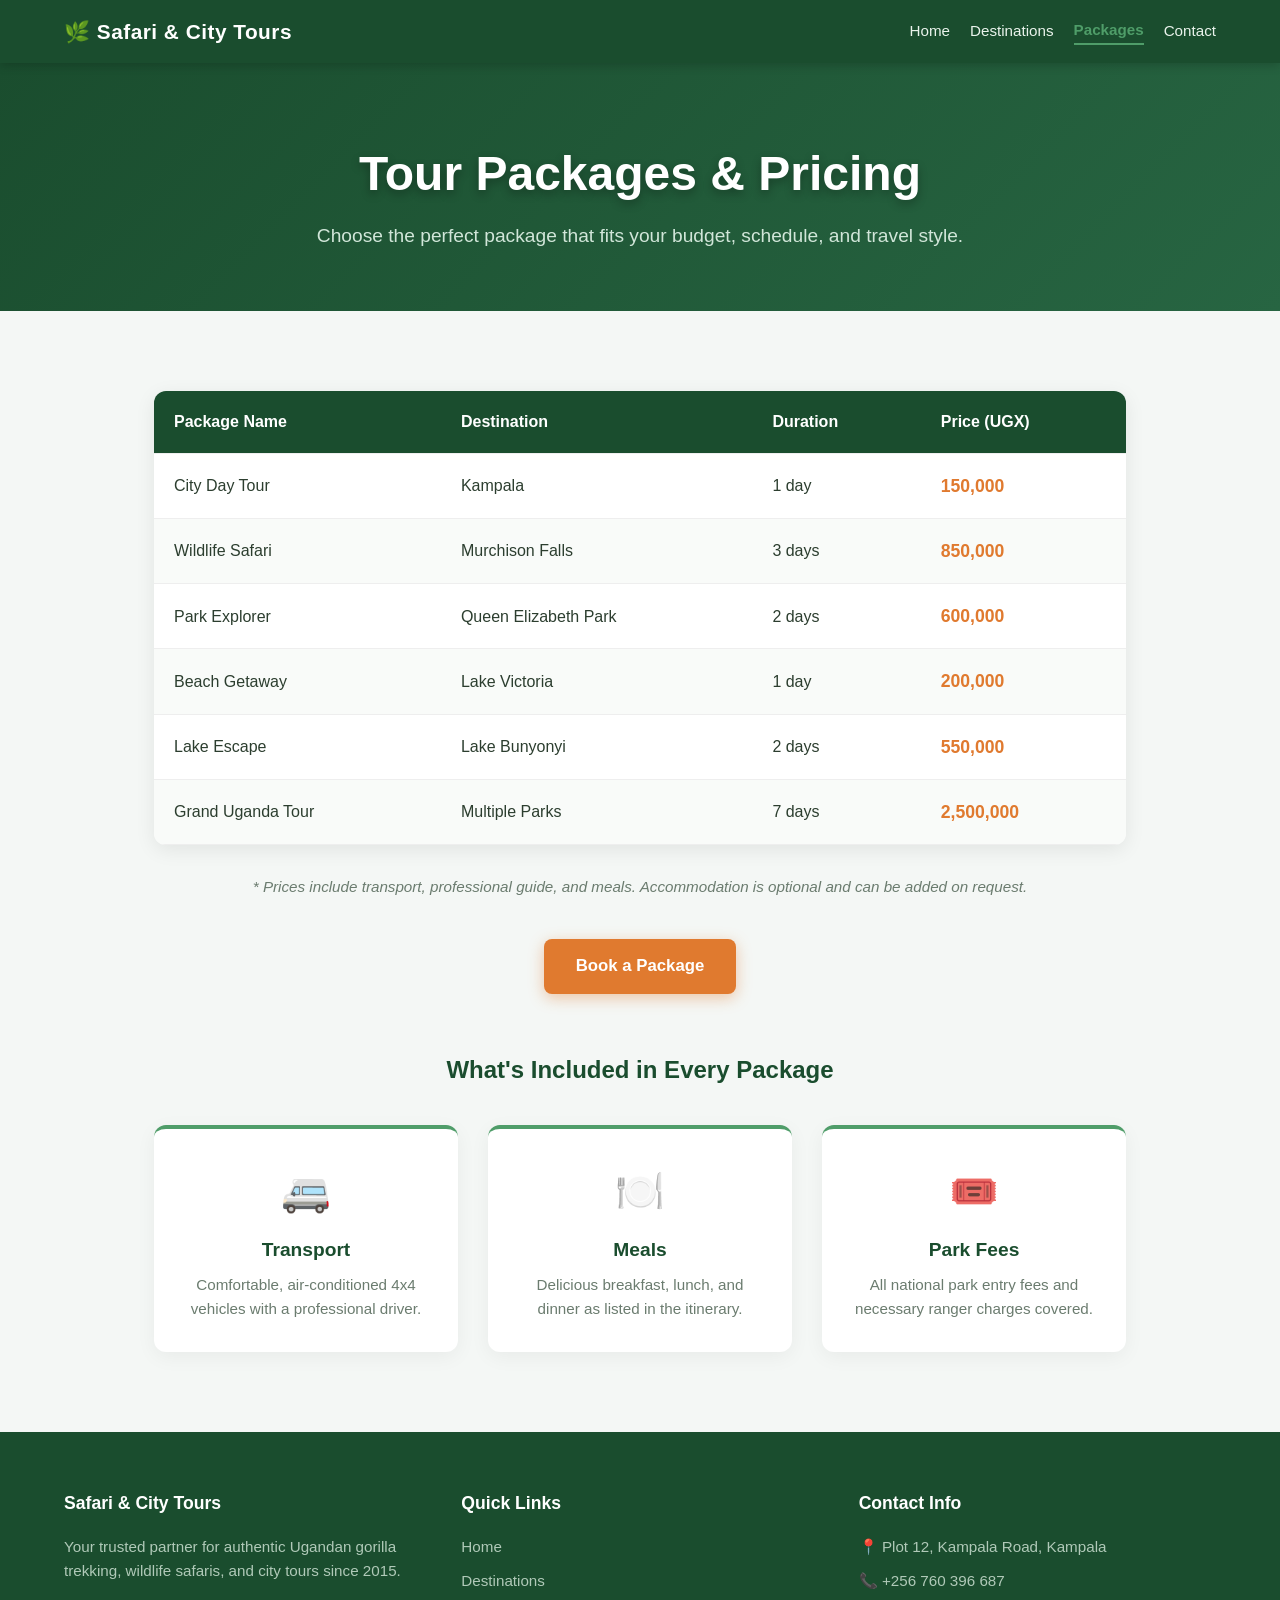
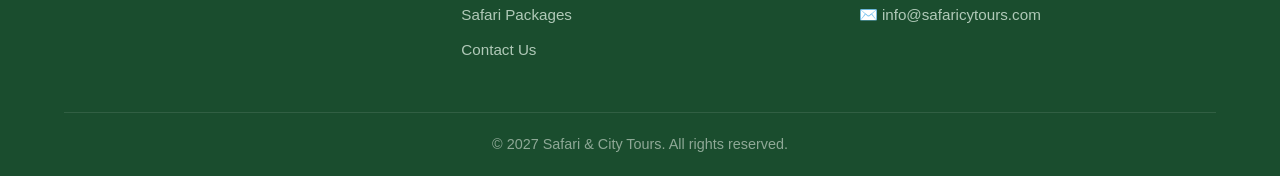
<file: packages.html>
<!DOCTYPE html>
<html lang="en">
<head>
  <meta charset="UTF-8">
  <meta name="viewport" content="width=device-width, initial-scale=1.0">
  <title>Tour Packages & Pricing | Safari & City Tours</title>
  <style>
    /* === 1. CSS STYLING & LAYOUT (Task 2) === */
    
    /* Reset & Base Variables */
    :root {
      --primary-green: #1a4d2e; 
      --accent-green: #4f9d69;  
      --earth-orange: #e07a2f;  
      --bg-light: #f4f7f5;      
      --text-dark: #2c3e2f;
      --text-light: #6b7c6f;
      --white: #ffffff;
    }
    
    * { margin: 0; padding: 0; box-sizing: border-box; }
    body { 
      font-family: 'Segoe UI', Tahoma, Geneva, Verdana, sans-serif; 
      line-height: 1.6; 
      color: var(--text-dark); 
      background: var(--bg-light); 
    }
    a { text-decoration: none; color: inherit; }
    img { max-width: 100%; display: block; }
    h1, h2, h3, h4 { color: var(--primary-green); margin-bottom: 0.5em; line-height: 1.3; }

    /* Consistent Navigation Bar */
    .navbar {
      position: sticky; top: 0; z-index: 1000;
      display: flex; justify-content: space-between; align-items: center;
      padding: 15px 5%; background: var(--primary-green); color: var(--white);
      box-shadow: 0 2px 10px rgba(0,0,0,0.2);
    }
    .navbar .logo { font-size: 1.3rem; font-weight: 800; letter-spacing: 0.5px; }
    .navbar nav { display: flex; gap: 20px; align-items: center; }
    .navbar nav a { color: #eaf3ec; font-weight: 500; font-size: 0.95rem; transition: color 0.3s; }
    .navbar nav a:hover { color: var(--accent-green); }
    .navbar nav a.active { color: var(--accent-green); font-weight: 700; border-bottom: 2px solid var(--accent-green); }
    .menu-toggle { display: none; background: none; border: none; color: white; font-size: 1.8rem; cursor: pointer; }

    /* Page Header */
    .page-header {
      text-align: center;
      padding: 80px 20px 60px;
      background: linear-gradient(135deg, var(--primary-green), #276542);
      color: white;
    }
    .page-header h1 { color: white; font-size: 3rem; margin-bottom: 15px; text-shadow: 0 4px 10px rgba(0,0,0,0.3); }
    .page-header p { color: #d1e6d9; font-size: 1.2rem; max-width: 700px; margin: 0 auto; }

    /* Main Content */
    .content-section { padding: 80px 5%; max-width: 1100px; margin: 0 auto; }
    
    /* Table Styling */
    .table-wrap { 
      overflow-x: auto; 
      background: white; 
      border-radius: 12px; 
      box-shadow: 0 5px 20px rgba(0,0,0,0.08); 
      margin-bottom: 30px; 
    }
    table { 
      width: 100%; 
      border-collapse: collapse; 
      min-width: 600px; 
    }
    thead { 
      background: var(--primary-green); 
      color: white; 
    }
    th, td { 
      padding: 18px 20px; 
      text-align: left; 
      font-size: 1rem; 
      border-bottom: 1px solid #eee; 
    }
    tbody tr:nth-child(even) { background: #f9fbf9; }
    tbody tr:hover { background: #f0f7f2; }
    .price-col { 
      font-weight: 700; 
      color: var(--earth-orange); 
      font-size: 1.1rem;
    }

    .note { 
      text-align: center; 
      color: var(--text-light); 
      margin-bottom: 40px; 
      font-style: italic; 
      font-size: 0.95rem;
    }

    .btn-container { text-align: center; margin-bottom: 60px; }
    .btn { 
      display: inline-block; 
      background: var(--earth-orange); 
      color: white; 
      padding: 14px 32px; 
      border-radius: 8px; 
      font-weight: 700; 
      font-size: 1.05rem; 
      transition: 0.3s; 
      box-shadow: 0 4px 15px rgba(224, 122, 47, 0.4); 
      border: none;
      cursor: pointer;
    }
    .btn:hover { background: #c4651f; transform: translateY(-3px); }

    /* Included Grid */
    .included-header { text-align: center; margin-bottom: 40px; }
    .grid { display: grid; grid-template-columns: repeat(auto-fit, minmax(250px, 1fr)); gap: 30px; }
    .feature { 
      background: white; 
      padding: 30px; 
      border-radius: 12px; 
      text-align: center; 
      box-shadow: 0 5px 20px rgba(0,0,0,0.05); 
      border-top: 4px solid var(--accent-green); 
      transition: 0.3s; 
    }
    .feature:hover { transform: translateY(-5px); }
    .feature-icon { font-size: 2.5rem; margin-bottom: 15px; }
    .feature h3 { font-size: 1.2rem; margin-bottom: 10px; }
    .feature p { color: var(--text-light); font-size: 0.95rem; }

    /* Footer */
    footer { background: var(--primary-green); color: #d1e6d9; padding: 60px 5% 20px; }
    .footer-grid { display: grid; grid-template-columns: repeat(auto-fit, minmax(200px, 1fr)); gap: 40px; max-width: 1200px; margin: 0 auto 40px; }
    .footer-col h4 { color: white; margin-bottom: 20px; font-size: 1.1rem; }
    .footer-col a, .footer-col p { display: block; color: #b0c9b8; margin-bottom: 10px; font-size: 0.95rem; }
    .footer-col a:hover { color: var(--accent-green); }
    .footer-bottom { text-align: center; padding-top: 20px; border-top: 1px solid rgba(255,255,255,0.1); color: #8ea896; font-size: 0.9rem; }

    /* Responsive Design */
    @media (max-width: 768px) {
      .menu-toggle { display: block; }
      .navbar nav { 
        position: absolute; top: 100%; left: 0; right: 0; 
        flex-direction: column; background: var(--primary-green); 
        padding: 20px; display: none; gap: 15px; 
        box-shadow: 0 10px 20px rgba(0,0,0,0.2); 
      }
      .navbar nav.open { display: flex; }
      .page-header h1 { font-size: 2.2rem; }
    }
  </style>
</head>
<body>

  <!-- CONSISTENT TOP NAVIGATION -->
  <header class="navbar">
    <div class="logo">🌿 Safari & City Tours</div>
    <button class="menu-toggle" id="menuToggle">☰</button>
    <nav id="navMenu">
      <a href="index.html">Home</a>
      <a href="destinations.html">Destinations</a>
      <a href="packages.html" class="active">Packages</a>
      <a href="contact.html">Contact</a>
    </nav>
  </header>

  <!-- PAGE HEADER -->
  <section class="page-header">
    <h1>Tour Packages & Pricing</h1>
    <p>Choose the perfect package that fits your budget, schedule, and travel style.</p>
  </section>

  <!-- MAIN CONTENT (TABLE) -->
  <section class="content-section">
    
    <div class="table-wrap">
      <table>
        <thead>
          <tr>
            <th>Package Name</th>
            <th>Destination</th>
            <th>Duration</th>
            <th>Price (UGX)</th>
          </tr>
        </thead>
        <tbody>
          <tr>
            <td>City Day Tour</td>
            <td>Kampala</td>
            <td>1 day</td>
            <td class="price-col">150,000</td>
          </tr>
          <tr>
            <td>Wildlife Safari</td>
            <td>Murchison Falls</td>
            <td>3 days</td>
            <td class="price-col">850,000</td>
          </tr>
          <tr>
            <td>Park Explorer</td>
            <td>Queen Elizabeth Park</td>
            <td>2 days</td>
            <td class="price-col">600,000</td>
          </tr>
          <tr>
            <td>Beach Getaway</td>
            <td>Lake Victoria</td>
            <td>1 day</td>
            <td class="price-col">200,000</td>
          </tr>
          <tr>
            <td>Lake Escape</td>
            <td>Lake Bunyonyi</td>
            <td>2 days</td>
            <td class="price-col">550,000</td>
          </tr>
          <tr>
            <td>Grand Uganda Tour</td>
            <td>Multiple Parks</td>
            <td>7 days</td>
            <td class="price-col">2,500,000</td>
          </tr>
        </tbody>
      </table>
    </div>
    
    <p class="note">* Prices include transport, professional guide, and meals. Accommodation is optional and can be added on request.</p>
    
    <div class="btn-container">
      <a href="contact.html" class="btn">Book a Package</a>
    </div>

    <!-- INCLUDED FEATURES -->
    <div class="included-header">
      <h2>What's Included in Every Package</h2>
    </div>
    
    <div class="grid">
      <div class="feature">
        <div class="feature-icon">🚐</div>
        <h3>Transport</h3>
        <p>Comfortable, air-conditioned 4x4 vehicles with a professional driver.</p>
      </div>
      <div class="feature">
        <div class="feature-icon">🍽️</div>
        <h3>Meals</h3>
        <p>Delicious breakfast, lunch, and dinner as listed in the itinerary.</p>
      </div>
      <div class="feature">
        <div class="feature-icon">🎟️</div>
        <h3>Park Fees</h3>
        <p>All national park entry fees and necessary ranger charges covered.</p>
      </div>
    </div>

  </section>

  <!-- CONSISTENT FOOTER -->
  <footer>
    <div class="footer-grid">
      <div class="footer-col">
        <h4>Safari & City Tours</h4>
        <p>Your trusted partner for authentic Ugandan gorilla trekking, wildlife safaris, and city tours since 2015.</p>
      </div>
      <div class="footer-col">
        <h4>Quick Links</h4>
        <a href="index.html">Home</a>
        <a href="destinations.html">Destinations</a>
        <a href="packages.html">Safari Packages</a>
        <a href="contact.html">Contact Us</a>
      </div>
      <div class="footer-col">
        <h4>Contact Info</h4>
        <p>📍 Plot 12, Kampala Road, Kampala</p>
        <p>📞 +256 760 396 687</p>
        <p>✉️ info@safaricytours.com</p>
      </div>
    </div>
    <div class="footer-bottom">
      &copy; 2027 Safari & City Tours. All rights reserved.
    </div>
  </footer>

  <!-- === 3. BASIC INTERACTION (Task 3) === -->
  <script>
    document.addEventListener("DOMContentLoaded", function () {
      
      // Mobile Menu Toggle Logic
      const toggle = document.getElementById("menuToggle");
      const nav = document.getElementById("navMenu");
      
      if (toggle && nav) {
        toggle.addEventListener("click", function () {
          // Toggles the 'open' class to show/hide the navigation menu
          nav.classList.toggle("open");
          
          // Changes the hamburger icon to an 'X' when open
          if (nav.classList.contains("open")) {
            toggle.textContent = "✕";
          } else {
            toggle.textContent = "☰";
          }
        });
      }
      
    });
  </script>
</body>
</html>
</file>
